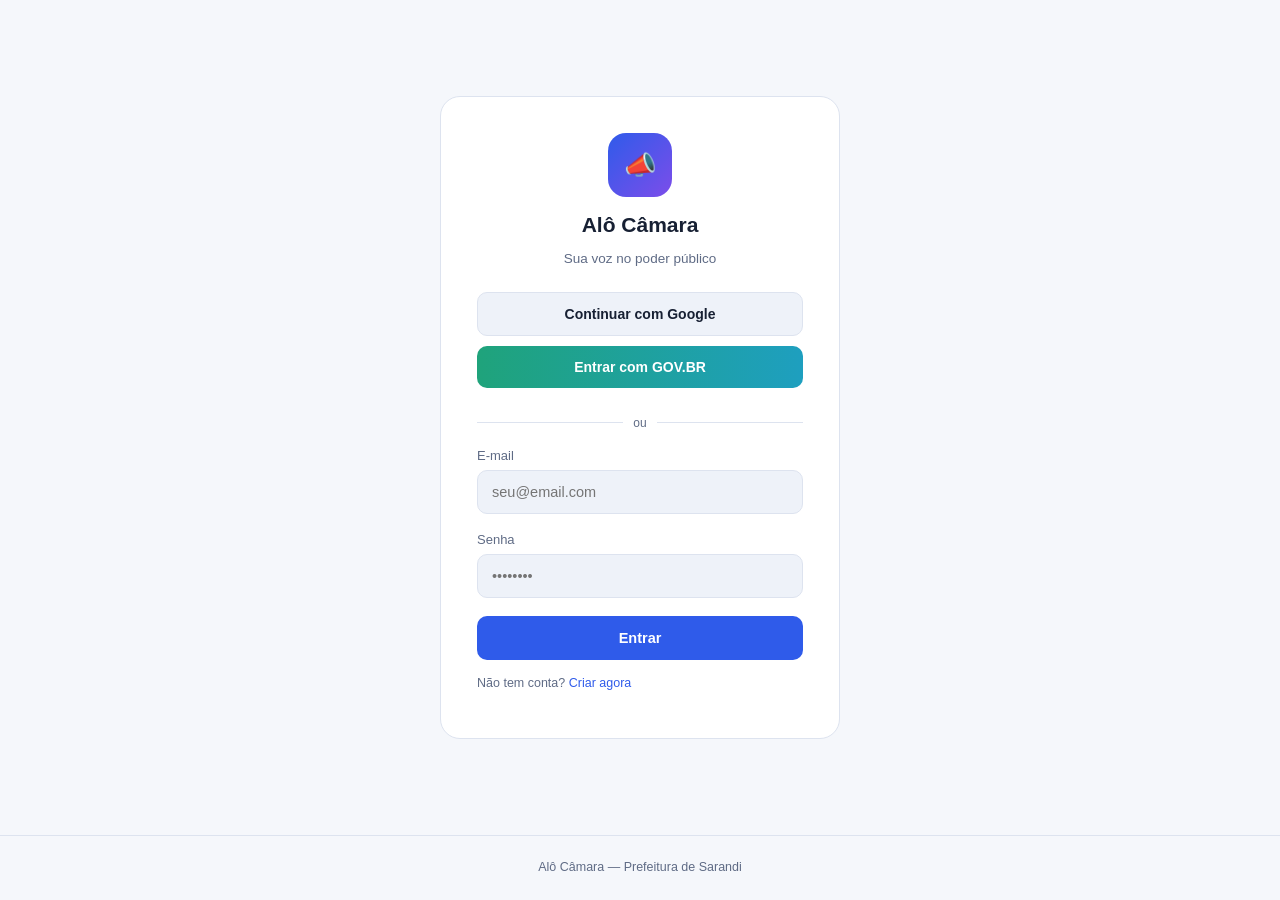
<file: Frontend/frontend/cidadao/index.html>
<!DOCTYPE html>
<html lang="pt-BR">
<head>
<meta charset="UTF-8">
<meta name="viewport" content="width=device-width, initial-scale=1.0">
<title>Alô Câmara — Site do Cidadão</title>
<link rel="stylesheet" href="style.css">
</head>
<body>

<header id="topo">
  <div class="header-inner">
    <div class="brand" onclick="go('home')"><div class="mark">📣</div>Alô Câmara</div>
    <nav>
      <div class="navlink" data-nav="home" onclick="go('home')">Início</div>
      <div class="navlink" data-nav="vereadores" onclick="go('vereadores')">Vereadores</div>
      <div class="navlink" data-nav="protocolos" onclick="go('protocolos')">Protocolos</div>
      <div class="navlink" data-nav="agenda" onclick="go('agenda')">Agenda</div>
      <div class="navlink" data-nav="notif" onclick="go('notif')">Notificações</div>
    </nav>
    <div class="header-right">
      <div class="icon-btn" onclick="go('notif')">🔔<span class="badge-count" id="notif-count" style="display:none"></span></div>
      <div class="avatar-mini" id="avatar-mini" onclick="go('config')">?</div>
    </div>
  </div>
</header>

<!-- LOGIN / CADASTRO -->
<div class="page narrow" id="login" style="display:none;padding:0;">
  <div class="login-outer">
    <div class="login-card">
      <div class="logo">📣</div>
      <h2>Alô Câmara</h2>
      <p>Sua voz no poder público</p>
      <button class="oauth" onclick="loginSocial('google')">Continuar com Google</button>
      <button class="oauth gov" onclick="loginSocial('govbr')">Entrar com GOV.BR</button>
      <div class="divider">ou</div>

      <form id="form-login" onsubmit="entrar(event)">
        <div class="field"><label>E-mail</label><input id="login-email" type="email" placeholder="seu@email.com" required></div>
        <div class="field"><label>Senha</label><input id="login-senha" type="password" placeholder="••••••••" required></div>
        <button class="btn blue full" type="submit">Entrar</button>
        <p style="font-size:12.5px;color:var(--muted);margin-top:16px;">Não tem conta? <span class="link" onclick="alternarCadastro(true)">Criar agora</span></p>
      </form>

      <form id="form-cadastro" style="display:none" onsubmit="cadastrar(event)">
        <div class="field"><label>Nome completo</label><input id="cad-nome" placeholder="Seu nome" required minlength="3"></div>
        <div class="field"><label>E-mail</label><input id="cad-email" type="email" placeholder="seu@email.com" required></div>
        <div class="field"><label>Bairro</label>
          <select id="cad-bairro"><option>Centro</option><option>Norte</option><option>Sul</option><option>Leste</option><option>Oeste</option></select></div>
        <div class="field"><label>Senha (mínimo 6 caracteres)</label><input id="cad-senha" type="password" placeholder="••••••••" required minlength="6"></div>
        <button class="btn blue full" type="submit">Criar conta</button>
        <p style="font-size:12.5px;color:var(--muted);margin-top:16px;">Já tem conta? <span class="link" onclick="alternarCadastro(false)">Entrar</span></p>
      </form>
      <p class="msg-erro" id="login-erro" style="display:none"></p>
    </div>
  </div>
</div>

<!-- HOME -->
<div class="page" id="home">
  <div class="hero-banner">
    <div>
      <h2>Olá, <span id="home-nome">Cidadão</span></h2>
      <p>Acompanhe demandas, fale com seu vereador e participe das decisões da sua cidade — tudo em um só lugar.</p>
    </div>
    <button class="btn blue" onclick="go('vereadores')">Escolher Vereador</button>
  </div>

  <p class="section-label">Ações rápidas</p>
  <div class="actions-grid">
    <div class="action-card" onclick="novoProtocolo('solicitacao')"><span class="em" style="color:var(--blue);">＋</span><span>Solicitação</span></div>
    <div class="action-card" onclick="novoProtocolo('reclamacao')"><span class="em" style="color:var(--orange);">⚠️</span><span>Reclamação</span></div>
    <div class="action-card" onclick="novoProtocolo('sugestao')"><span class="em" style="color:var(--green);">💡</span><span>Sugestão</span></div>
    <div class="action-card" onclick="novoProtocolo('denuncia')"><span class="em" style="color:var(--red);">⛔</span><span>Denúncia</span></div>
    <div class="action-card" onclick="novoProtocolo('elogio')"><span class="em" style="color:var(--pink);">👍</span><span>Elogio</span></div>
    <div class="action-card" onclick="go('protocolos')"><span class="em" style="color:var(--purple);">📋</span><span>Protocolos</span></div>
  </div>

  <div class="info-grid">
    <div class="info-card" onclick="go('minhas')">
      <div class="ic">📋</div><div><strong>Minhas Solicitações</strong><small>Acompanhe suas demandas</small></div>
    </div>
    <div class="info-card" onclick="go('historia')">
      <div class="ic">🏛️</div><div><strong>História da Câmara</strong><small>Linha do tempo</small></div>
    </div>
  </div>
</div>

<!-- FORMULÁRIOS DE PROTOCOLO -->
<!-- SOLICITAÇÃO -->
<div class="page narrow" id="solicitacao">
  <h1 class="page-title">Solicitação de Serviço</h1>
  <p class="page-sub">Solicite serviços públicos como reparo de vias, limpeza, etc.</p>
  <form class="form-card" data-tipo="solicitacao" onsubmit="enviarProtocolo(event)">
    <p class="vereador-alvo" style="display:none"></p>
    <div class="field"><label>Assunto</label><input name="assunto" placeholder="Ex: Reparo de calçada" required></div>
    <div class="two-col">
      <div class="field"><label>Bairro</label><select name="bairro"><option>Centro</option><option>Norte</option><option>Sul</option><option>Leste</option><option>Oeste</option></select></div>
      <div class="field"><label>Rua, número, referência</label><input name="endereco" placeholder="Rua, número, referência"></div>
    </div>
    <div class="field"><label>Descrição</label><textarea name="descricao" placeholder="Descreva detalhadamente sua solicitação..." required></textarea></div>
    <p class="hint">Após o envio, você receberá um número de protocolo para acompanhamento.</p>
    <p class="msg-erro" style="display:none"></p>
    <button class="btn blue full" type="submit">Enviar Solicitação</button>
  </form>
</div>

<!-- RECLAMAÇÃO -->
<div class="page narrow" id="reclamacao">
  <h1 class="page-title">Reclamação</h1>
  <p class="page-sub">Relate um problema para que a Câmara possa acompanhar.</p>
  <form class="form-card" data-tipo="reclamacao" onsubmit="enviarProtocolo(event)">
    <p class="vereador-alvo" style="display:none"></p>
    <div class="two-col">
      <div class="field"><label>Bairro</label><select name="bairro"><option>Centro</option><option>Norte</option><option>Sul</option><option>Leste</option><option>Oeste</option></select></div>
      <div class="field"><label>Rua, número e referência</label><input name="endereco" placeholder="Rua, número e referência"></div>
    </div>
    <div class="field"><label>Descrição</label><textarea name="descricao" placeholder="Descreva sua reclamação..." required></textarea></div>
    <p class="msg-erro" style="display:none"></p>
    <button class="btn orange full" type="submit">Enviar Reclamação</button>
  </form>
</div>

<!-- SUGESTÃO -->
<div class="page narrow" id="sugestao">
  <h1 class="page-title">Sugestão</h1>
  <p class="page-sub">Contribua com ideias para melhorar nossa cidade.</p>
  <form class="form-card" data-tipo="sugestao" onsubmit="enviarProtocolo(event)">
    <p class="vereador-alvo" style="display:none"></p>
    <div class="field"><label>Título</label><input name="assunto" placeholder="Ex: Área de lazer" required></div>
    <div class="two-col">
      <div class="field"><label>Bairro</label><select name="bairro"><option>Centro</option><option>Norte</option><option>Sul</option><option>Leste</option><option>Oeste</option></select></div>
      <div class="field"><label>Rua, número, referência</label><input name="endereco" placeholder="Rua, número, referência"></div>
    </div>
    <div class="field"><label>Descrição</label><textarea name="descricao" placeholder="Descreva detalhadamente sua sugestão..." required></textarea></div>
    <p class="hint">Após o envio, você receberá um número de protocolo.</p>
    <p class="msg-erro" style="display:none"></p>
    <button class="btn blue full" type="submit">Enviar Sugestão</button>
  </form>
</div>

<!-- DENÚNCIA -->
<div class="page narrow" id="denuncia">
  <h1 class="page-title">Denúncia</h1>
  <p class="page-sub">Sua identidade é mantida em sigilo.</p>
  <form class="form-card" data-tipo="denuncia" onsubmit="enviarProtocolo(event)">
    <div class="two-col">
      <div class="field"><label>Bairro</label><select name="bairro"><option>Centro</option><option>Norte</option><option>Sul</option><option>Leste</option><option>Oeste</option></select></div>
      <div class="field"><label>Local da denúncia</label><input name="endereco" placeholder="Local da denúncia"></div>
    </div>
    <div class="field"><label>Descrição</label><textarea name="descricao" placeholder="Descreva a denúncia..." required></textarea></div>
    <p class="msg-erro" style="display:none"></p>
    <button class="btn red full" type="submit">Enviar Denúncia</button>
  </form>
</div>

<!-- ELOGIO -->
<div class="page narrow" id="elogio">
  <h1 class="page-title">Elogio</h1>
  <p class="page-sub">Preencha os campos abaixo</p>
  <form class="form-card" data-tipo="elogio" onsubmit="enviarProtocolo(event)">
    <div class="two-col">
      <div class="field"><label>Vereador (opcional)</label><select name="vereador_id" id="elogio-vereador"><option value="">Selecione</option></select></div>
      <div class="field"><label>Categoria</label>
        <select name="categoria"><option value="">Selecione</option><option>Atendimento</option><option>Serviço público</option><option>Projeto/Ação</option><option>Outro</option></select></div>
    </div>
    <div class="field"><label>Descrição</label><textarea name="descricao" placeholder="Descrição" required></textarea></div>
    <div class="field">
      <div class="upload-box" onclick="document.getElementById('elogio-arquivo').click()" style="border:1px dashed var(--border);border-radius:12px;padding:20px;text-align:center;cursor:pointer;">
        <strong style="font-size:14px;" id="upload-titulo">Anexar Imagem (opcional)</strong>
        <p style="font-size:12.5px;color:var(--muted);margin:4px 0 0;" id="upload-sub">Clique para enviar uma foto — PNG, JPG até 10MB</p>
      </div>
      <input type="file" id="elogio-arquivo" accept="image/png,image/jpeg" style="display:none" onchange="escolherImagem(this)">
    </div>
    <div class="toggle"><div><strong style="font-size:14px;">Localização</strong><br><small style="color:var(--muted);" id="gps-sub">Automático via GPS</small></div>
      <div class="switch" id="gps-switch" onclick="alternarGps(this)"><div class="dot"></div></div>
    </div>
    <p class="msg-erro" style="display:none"></p>
    <button class="btn pink full" type="submit">Enviar Elogio</button>
  </form>
</div>

<!-- PROTOCOLOS -->
<div class="page" id="protocolos">
  <h1 class="page-title">Meus Protocolos</h1>
  <p class="page-sub">Busque e acompanhe todos os seus protocolos.</p>
  <input class="search-bar search-input" id="busca-protocolos" placeholder="🔍  Buscar por protocolo ou assunto..." oninput="renderProtocolos()">
  <div class="stats-row" id="stats-protocolos"></div>
  <div class="cards-list" id="lista-protocolos"></div>
</div>

<!-- MINHAS SOLICITAÇÕES -->
<div class="page" id="minhas">
  <h1 class="page-title">Minhas Solicitações</h1>
  <p class="page-sub">Acompanhe o andamento das suas demandas</p>
  <div class="stats-row" id="stats-minhas"></div>
  <div class="cards-list" id="lista-minhas"></div>
</div>

<!-- VEREADORES -->
<div class="page" id="vereadores">
  <h1 class="page-title">Vereadores</h1>
  <p class="page-sub">Conheça e entre em contato com seus representantes.</p>
  <input class="search-bar search-input" id="busca-vereadores" placeholder="🔍  Buscar por nome..." oninput="renderVereadores()">
  <div class="filter-row" id="filtro-regiao">
    <div class="chip active" data-regiao="">Todas</div><div class="chip" data-regiao="Centro">Centro</div><div class="chip" data-regiao="Norte">Norte</div>
    <div class="chip" data-regiao="Sul">Sul</div><div class="chip" data-regiao="Leste">Leste</div><div class="chip" data-regiao="Oeste">Oeste</div>
  </div>
  <div class="vereador-grid" id="grid-vereadores"></div>
</div>

<!-- PERFIL VEREADOR -->
<div class="page" id="vereador">
  <h1 class="page-title" id="ver-nome"></h1>
  <p class="page-sub" id="ver-sub"></p>
  <div class="profile-layout">
    <div class="profile-side">
      <div class="av-big" id="ver-inicial"></div>
      <h2 id="ver-nome2"></h2>
      <p id="ver-sub2"></p>
      <div class="mini-stats">
        <div class="s"><b id="ver-nota"></b><span>Nota</span></div>
        <div class="s"><b id="ver-aval"></b><span>Avaliações</span></div>
        <div class="s"><b id="ver-dem"></b><span>Demandas</span></div>
      </div>
      <div class="actions-row" style="justify-content:center;">
        <div class="pill blue" onclick="novoProtocolo('solicitacao', true)">Solicitação</div>
        <div class="pill orange" onclick="novoProtocolo('reclamacao', true)">Reclamação</div>
        <div class="pill pink" onclick="novoProtocolo('elogio', true)">Elogio</div>
        <div class="pill green" onclick="go('agenda')">Agendar</div>
      </div>
      <div style="margin-top:16px;text-align:center;">
        <small style="color:var(--muted)">Avalie este vereador</small>
        <div class="estrelas" id="ver-estrelas"></div>
      </div>
    </div>
    <div>
      <div class="info-box"><h4>Taxa de Resposta</h4><p id="ver-taxa"></p></div>
      <div class="info-box"><h4>Sobre</h4><p id="ver-bio"></p></div>
      <div class="info-box"><h4>Contato</h4><p id="ver-contato"></p></div>
    </div>
  </div>
</div>

<!-- HISTÓRIA -->
<div class="page narrow" id="historia">
  <h1 class="page-title">História da Câmara</h1>
  <p class="page-sub">Linha do tempo dos representantes.</p>
  <div class="timeline" id="linha-historia"></div>
</div>

<!-- NOTIFICAÇÕES -->
<div class="page" id="notif">
  <h1 class="page-title">Notificações</h1>
  <p class="page-sub" style="display:flex;justify-content:space-between;">
    <span>Fique por dentro das atualizações</span><span class="link" style="color:var(--blue);cursor:pointer;" onclick="marcarTodasLidas()">Marcar todas como lidas</span>
  </p>
  <div class="filter-row" id="filtro-notif"><div class="chip active" data-tipo="">Todas</div><div class="chip" data-tipo="Protocolos">Protocolos</div><div class="chip" data-tipo="Avisos">Avisos</div></div>
  <div class="notif-list" id="lista-notif"></div>
</div>

<!-- AGENDA -->
<div class="page" id="agenda">
  <h1 class="page-title">Agenda</h1>
  <p class="page-sub">Sessões e eventos da Câmara</p>
  <div class="filter-row" id="filtro-agenda"><div class="chip active" data-tipo="">Todos</div><div class="chip" data-tipo="sessao">Sessão</div><div class="chip" data-tipo="comissao">Comissão</div><div class="chip" data-tipo="audiencia">Audiência</div></div>
  <div class="agenda-list" id="lista-agenda"></div>
</div>

<!-- CONFIG -->
<div class="page narrow" id="config">
  <h1 class="page-title">Configurações</h1>
  <div class="config-wrap">
    <div class="profile-banner">
      <div class="av" id="cfg-inicial">?</div>
      <div><strong style="display:block;font-size:16px;" id="cfg-nome"></strong><span style="font-size:13px;opacity:.9;" id="cfg-email"></span></div>
    </div>

    <p class="section-label">Conta</p>
    <div class="row-card" onclick="alternarPainel('painel-perfil')"><div class="ic">👤</div><div><strong>Editar Perfil</strong><br><small>Alterar informações pessoais</small></div></div>
    <form class="form-card" id="painel-perfil" style="display:none" onsubmit="salvarPerfil(event)">
      <div class="field"><label>Nome</label><input name="nome" required minlength="3"></div>
      <div class="field"><label>Telefone</label><input name="telefone"></div>
      <div class="field"><label>Bairro</label><select name="bairro"><option value="">—</option><option>Centro</option><option>Norte</option><option>Sul</option><option>Leste</option><option>Oeste</option></select></div>
      <p class="msg-erro" style="display:none"></p>
      <button class="btn blue full" type="submit">Salvar</button>
    </form>

    <div class="row-card" onclick="alternarPainel('painel-senha')"><div class="ic">🔒</div><div><strong>Alterar Senha</strong><br><small>Atualizar senha de acesso</small></div></div>
    <form class="form-card" id="painel-senha" style="display:none" onsubmit="salvarSenha(event)">
      <div class="field"><label>Senha atual</label><input name="senha_atual" type="password" required></div>
      <div class="field"><label>Nova senha (mínimo 6 caracteres)</label><input name="nova_senha" type="password" required minlength="6"></div>
      <p class="msg-erro" style="display:none"></p>
      <button class="btn blue full" type="submit">Alterar senha</button>
    </form>

    <p class="section-label" style="margin-top:28px;">Notificações</p>
    <div class="toggle"><div><strong style="font-size:14px;">Notificações Push</strong><br><small style="color:var(--muted);">Receber alertas no celular</small></div>
      <div class="switch" id="pref-push" onclick="alternarPreferencia(this,'notificar_push')"><div class="dot"></div></div></div>
    <div class="toggle"><div><strong style="font-size:14px;">Notificações por E-mail</strong><br><small style="color:var(--muted);">Receber atualizações no e-mail</small></div>
      <div class="switch" id="pref-email" onclick="alternarPreferencia(this,'notificar_email')"><div class="dot"></div></div></div>
    <div class="toggle"><div><strong style="font-size:14px;">Mudanças nos meus protocolos</strong><br><small style="color:var(--muted);">Avisar quando o status mudar</small></div>
      <div class="switch" id="pref-status" onclick="alternarPreferencia(this,'notificar_mudanca_status')"><div class="dot"></div></div></div>
    <div class="toggle"><div><strong style="font-size:14px;">Avisos gerais</strong><br><small style="color:var(--muted);">Comunicados e agenda da Câmara</small></div>
      <div class="switch" id="pref-avisos" onclick="alternarPreferencia(this,'notificar_avisos_gerais')"><div class="dot"></div></div></div>

    <button class="btn full" style="background:rgba(239,68,68,.15);color:var(--red);border:1px solid rgba(239,68,68,.3);" onclick="sair()">↪ Sair da conta</button>
    <p style="text-align:center;color:var(--muted);font-size:12px;margin-top:18px;">Prefeitura de Sarandi - Câmara de Vereadores · Versão 1.0.0</p>
  </div>
</div>

<footer>Alô Câmara — Prefeitura de Sarandi</footer>

<script src="../api.js"></script>
<script src="script.js"></script>
</body>
</html>
</file>
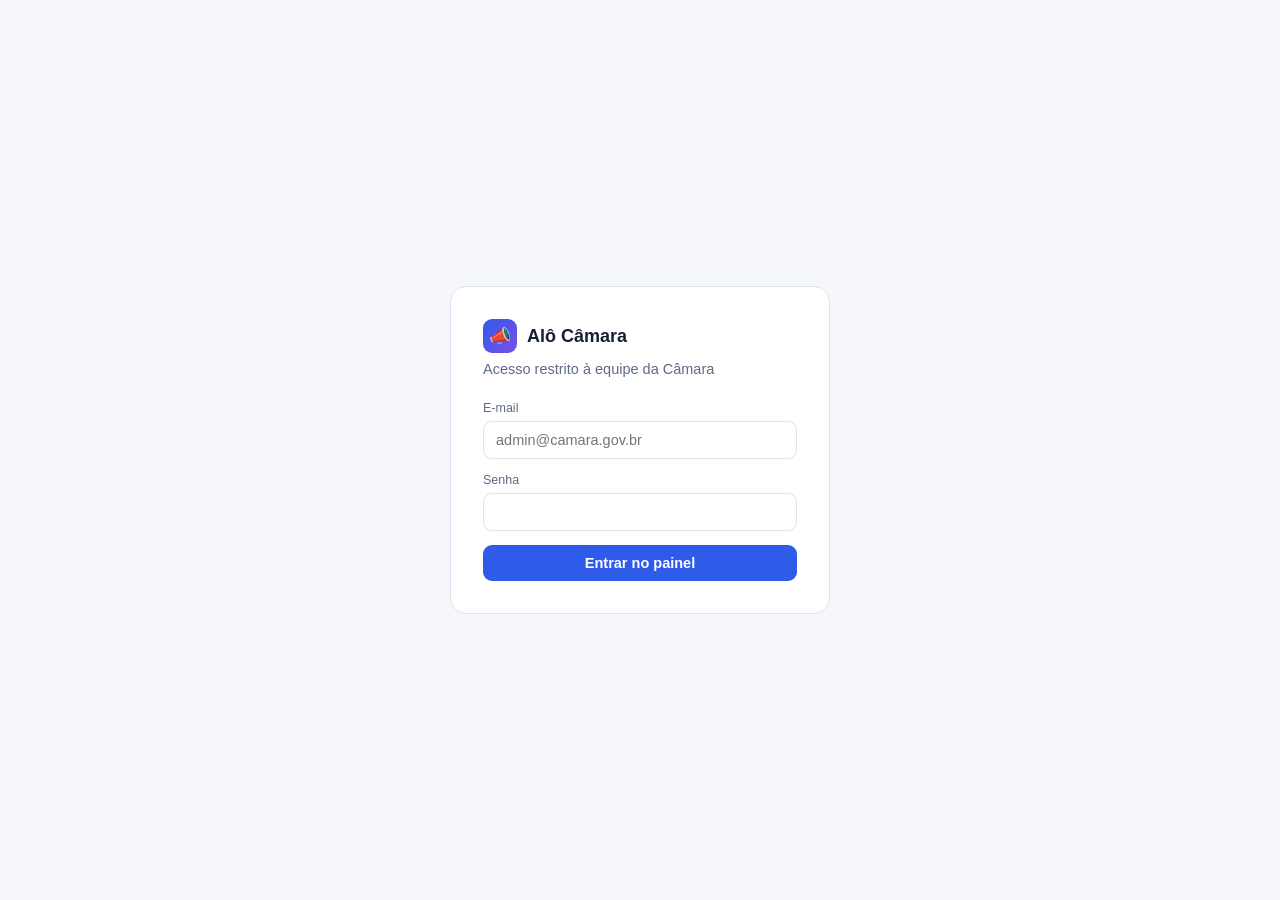
<file: Frontend/frontend/admin/admin.html>
<!DOCTYPE html>
<html lang="pt-BR">
<head>
<meta charset="UTF-8">
<meta name="viewport" content="width=device-width, initial-scale=1.0">
<title>Alô Câmara — Painel do Administrador</title>
<link rel="stylesheet" href="admin.css">
</head>
<body>

<div class="login" id="login">
  <form class="box" onsubmit="entrar(event)">
    <div class="brand"><div class="mark">📣</div>Alô Câmara</div>
    <p class="sub" style="margin-top:8px">Acesso restrito à equipe da Câmara</p>
    <div class="f"><label>E-mail</label><input id="em" type="email" placeholder="admin@camara.gov.br" required></div>
    <div class="f"><label>Senha</label><input id="pw" type="password" required></div>
    <p class="erro" id="login-erro" style="display:none"></p>
    <button class="btn" style="width:100%" type="submit">Entrar no painel</button>
  </form>
</div>

<div class="app" id="app">
  <aside class="side">
    <div class="brand"><div class="mark">📣</div><div>Alô Câmara<br><small>Painel administrativo</small></div></div>
    <button class="nav on" data-v="dash">Dashboard</button>
    <button class="nav" data-v="prot">Protocolos</button>
    <button class="nav" data-v="ver">Vereadores</button>
    <button class="nav" data-v="ag">Agenda</button>
    <button class="nav" data-v="com">Comunicados</button>
    <button class="nav" data-v="usr">Usuários</button>
    <button class="nav" style="margin-top:auto" onclick="sair()">Sair</button>
  </aside>

  <main class="main">
    <section class="view on" id="dash">
      <h1>Dashboard</h1><p class="sub">Resumo das demandas dos cidadãos</p>
      <div class="stats" id="stats"></div>
      <div class="grid2">
        <div class="card"><h3>Protocolos por tipo</h3><div id="byType"></div></div>
        <div class="card"><h3>Protocolos por bairro</h3><div id="byBairro"></div></div>
      </div>
    </section>

    <section class="view" id="prot">
      <h1>Protocolos</h1><p class="sub">Clique em um protocolo para responder ou mudar o status</p>
      <div class="tools">
        <input id="q" placeholder="Buscar por número ou assunto" oninput="buscarProtocolos()">
        <select id="fs" onchange="carregarProtocolos()"><option value="">Todos os status</option><option value="recebido">Recebido</option><option value="em_analise">Em Análise</option><option value="respondido">Respondido</option><option value="finalizado">Finalizado</option></select>
        <select id="ft" onchange="carregarProtocolos()"><option value="">Todos os tipos</option><option value="solicitacao">Solicitação</option><option value="reclamacao">Reclamação</option><option value="sugestao">Sugestão</option><option value="denuncia">Denúncia</option><option value="elogio">Elogio</option></select>
      </div>
      <table><thead><tr><th>Protocolo</th><th>Tipo</th><th>Assunto</th><th>Bairro</th><th>Data</th><th>Status</th></tr></thead><tbody id="tb"></tbody></table>
    </section>

    <section class="view" id="ver">
      <h1>Vereadores</h1><p class="sub">Cadastre e edite os representantes</p>
      <div class="tools"><button class="btn" onclick="formVereador()">+ Novo vereador</button></div>
      <table><thead><tr><th>Nome</th><th>Partido</th><th>Região</th><th>Nota</th><th></th></tr></thead><tbody id="tv"></tbody></table>
    </section>

    <section class="view" id="ag">
      <h1>Agenda</h1><p class="sub">Sessões, comissões e audiências</p>
      <div class="tools"><button class="btn" onclick="formEvento()">+ Novo evento</button></div>
      <table><thead><tr><th>Data</th><th>Tipo</th><th>Título</th><th>Local</th><th></th></tr></thead><tbody id="ta"></tbody></table>
    </section>

    <section class="view" id="com">
      <h1>Comunicados</h1><p class="sub">Envie uma notificação para os cidadãos</p>
      <form class="card" style="max-width:560px" onsubmit="enviarComunicado(event)">
        <div class="f"><label>Título</label><input id="ct" required></div>
        <div class="f"><label>Público</label>
          <select id="cp" onchange="document.getElementById('cb-wrap').style.display = this.value ? '' : 'none'">
            <option value="">Todos os cidadãos</option><option value="bairro">Por bairro</option></select></div>
        <div class="f" id="cb-wrap" style="display:none"><label>Bairro</label>
          <select id="cb"><option>Centro</option><option>Norte</option><option>Sul</option><option>Leste</option><option>Oeste</option></select></div>
        <div class="f"><label>Mensagem</label><textarea id="cm" required></textarea></div>
        <button class="btn" type="submit">Enviar comunicado</button>
      </form>
    </section>

    <section class="view" id="usr">
      <h1>Usuários</h1><p class="sub">Cidadãos cadastrados</p>
      <table><thead><tr><th>Nome</th><th>E-mail</th><th>Protocolos</th><th>Situação</th><th></th></tr></thead><tbody id="tu"></tbody></table>
    </section>
  </main>
</div>

<div class="modal" id="md"><div class="card" id="mc"></div></div>
<div class="toast" id="ts"></div>

<script src="../api.js"></script>
<script src="admin.js"></script>
</body>
</html>
</file>
<file: Frontend/frontend/cidadao/style.css>
:root{
    --bg:#f5f7fb;
    --panel:#ffffff;
    --panel-2:#eef2f9;
    --border:#dde3ef;
    --text:#172033;
    --muted:#5f6b85;
    --blue:#2f5bea;
    --purple:#7c4dea;
    --orange:#d98a0b;
    --red:#dc2626;
    --green:#16a34a;
    --pink:#db2777;
  }
  *{box-sizing:border-box;}
  body{
    margin:0;
    font-family:'Segoe UI', Roboto, Helvetica, Arial, sans-serif;
    background:var(--bg);
    color:var(--text);
  }
  a{color:inherit;text-decoration:none;}

  /* ===== HEADER ===== */
  header{
    position:sticky;top:0;z-index:50;
    background:rgba(255,255,255,.92);backdrop-filter:blur(8px);
    border-bottom:1px solid var(--border);
  }
  .header-inner{
    max-width:1180px;margin:0 auto;padding:14px 28px;
    display:flex;align-items:center;justify-content:space-between;
  }
  .brand{display:flex;align-items:center;gap:10px;font-weight:700;font-size:18px;cursor:pointer;}
  .brand .mark{width:34px;height:34px;border-radius:9px;background:linear-gradient(135deg,var(--blue),var(--purple));display:flex;align-items:center;justify-content:center;font-size:16px;}
  nav{display:flex;gap:6px;}
  nav .navlink{padding:9px 14px;border-radius:9px;font-size:14px;color:var(--muted);cursor:pointer;}
  nav .navlink:hover{color:var(--text);background:var(--panel);}
  nav .navlink.active{color:var(--text);background:var(--panel);}
  .header-right{display:flex;align-items:center;gap:14px;}
  .icon-btn{width:36px;height:36px;border-radius:9px;background:var(--panel);border:1px solid var(--border);display:flex;align-items:center;justify-content:center;cursor:pointer;font-size:15px;}
  .avatar-mini{width:34px;height:34px;border-radius:50%;background:var(--purple);display:flex;align-items:center;justify-content:center;font-size:14px;font-weight:700;cursor:pointer;}

  /* ===== PAGE WRAP ===== */
  .page{display:none;max-width:1180px;margin:0 auto;padding:40px 28px 80px;}
  .page.active{display:block;animation:fade .2s ease;}
  @keyframes fade{from{opacity:0;transform:translateY(8px);}to{opacity:1;transform:translateY(0);}}
  .page.narrow{max-width:640px;}

  h1.page-title{font-size:30px;margin:0 0 6px;}
  .page-sub{color:var(--muted);font-size:15px;margin:0 0 32px;}

  /* ===== HOME HERO ===== */
  .hero-banner{
    background:linear-gradient(110deg,#e4ebff,#efe6ff);
    border:1px solid var(--border);
    border-radius:20px;padding:40px;margin-bottom:40px;
    display:flex;align-items:center;justify-content:space-between;gap:24px;flex-wrap:wrap;
  }
  .hero-banner h2{font-size:26px;margin:0 0 8px;}
  .hero-banner p{color:var(--muted);font-size:14.5px;margin:0;max-width:440px;}
  .hero-banner button{white-space:nowrap;}

  .search-bar{
    background:var(--panel);border:1px solid var(--border);border-radius:12px;
    padding:14px 18px;color:var(--muted);margin-bottom:36px;font-size:14.5px;max-width:520px;
  }

  .section-label{font-size:13px;text-transform:none;color:var(--muted);font-weight:600;margin:0 0 16px;}

  .actions-grid{display:grid;grid-template-columns:repeat(3,1fr);gap:16px;margin-bottom:40px;}
  .action-card{
    background:var(--panel);border:1px solid var(--border);border-radius:14px;
    padding:26px 18px;text-align:center;cursor:pointer;transition:.15s;
  }
  .action-card:hover{border-color:var(--blue);transform:translateY(-2px);}
  .action-card .em{font-size:26px;display:block;margin-bottom:10px;}
  .action-card span{font-size:14px;}

  .info-grid{display:grid;grid-template-columns:1fr 1fr;gap:16px;}
  .info-card{
    background:var(--panel);border:1px solid var(--border);border-radius:14px;
    padding:20px;display:flex;align-items:center;gap:14px;cursor:pointer;
  }
  .info-card .ic{width:40px;height:40px;border-radius:10px;background:var(--panel-2);display:flex;align-items:center;justify-content:center;font-size:18px;}
  .info-card strong{display:block;font-size:15px;}
  .info-card small{color:var(--muted);font-size:13px;}

  /* ===== FORMS ===== */
  .form-card{background:var(--panel);border:1px solid var(--border);border-radius:16px;padding:32px;}
  .field{margin-bottom:18px;}
  .field label{display:block;font-size:13px;color:var(--muted);margin-bottom:7px;}
  .field input, .field select, .field textarea{
    width:100%;background:var(--panel-2);border:1px solid var(--border);border-radius:10px;
    padding:13px 14px;color:var(--text);font-size:14.5px;font-family:inherit;
  }
  .field textarea{min-height:130px;resize:vertical;}
  .two-col{display:grid;grid-template-columns:1fr 1fr;gap:16px;}
  .hint{font-size:12.5px;color:var(--muted);margin:-8px 0 20px;}
  .btn{border:none;border-radius:10px;padding:14px 26px;font-size:14.5px;font-weight:600;color:#fff;cursor:pointer;}
  .btn.full{width:100%;}
  .btn.blue{background:var(--blue);}
  .btn.orange{background:var(--orange);color:#1a1200;}
  .btn.red{background:var(--red);}
  .btn.pink{background:var(--pink);}
  .btn.purple{background:var(--purple);}
  .btn.ghost{background:transparent;border:1px solid var(--border);color:var(--text);}

  .toggle{display:flex;align-items:center;justify-content:space-between;background:var(--panel-2);border:1px solid var(--border);border-radius:10px;padding:14px 16px;margin-bottom:20px;}
  .switch{width:44px;height:24px;border-radius:20px;background:#c5cde0;position:relative;cursor:pointer;flex-shrink:0;}
  .switch.on{background:var(--blue);}
  .switch .dot{width:18px;height:18px;border-radius:50%;background:#fff;position:absolute;top:3px;left:3px;transition:.15s;}
  .switch.on .dot{left:23px;}

  /* ===== STATS / CARDS LIST ===== */
  .stats-row{display:flex;gap:14px;margin-bottom:28px;}
  .stat{flex:1;background:var(--panel);border:1px solid var(--border);border-radius:12px;text-align:center;padding:18px;}
  .stat b{display:block;font-size:24px;}
  .stat span{font-size:12.5px;color:var(--muted);}

  .cards-list{display:grid;grid-template-columns:1fr 1fr;gap:16px;}
  .item-card{background:var(--panel);border:1px solid var(--border);border-radius:14px;padding:20px;}
  .item-card .id{color:var(--blue);font-size:13px;font-weight:600;}
  .item-card .cat{color:var(--muted);font-size:12.5px;margin:2px 0 8px;}
  .item-card .title{font-size:15px;font-weight:600;margin-bottom:10px;}
  .item-card .meta{display:flex;justify-content:space-between;font-size:12.5px;color:var(--muted);margin-bottom:8px;}
  .item-card .desc{font-size:12.5px;color:var(--muted);}
  .badge{display:inline-block;font-size:11.5px;padding:4px 11px;border-radius:8px;font-weight:600;margin-bottom:8px;}
  .badge.andamento{background:rgba(245,166,35,.15);color:var(--orange);}
  .badge.analise{background:rgba(61,107,240,.15);color:var(--blue);}
  .badge.resolvido{background:rgba(34,197,94,.15);color:var(--green);}

  .steps{margin:10px 0 12px;}
  .step-row{display:flex;align-items:center;gap:8px;font-size:12.5px;margin-bottom:5px;color:var(--muted);}
  .step-row.done{color:var(--green);}
  .step-dot{width:8px;height:8px;border-radius:50%;background:var(--border);}
  .step-row.done .step-dot{background:var(--green);}

  /* ===== VEREADORES ===== */
  .filter-row{display:flex;gap:8px;margin-bottom:28px;flex-wrap:wrap;}
  .chip{background:var(--panel);border:1px solid var(--border);padding:9px 18px;border-radius:20px;font-size:13.5px;cursor:pointer;}
  .chip.active{background:var(--blue);border-color:var(--blue);}
  .vereador-grid{display:grid;grid-template-columns:repeat(3,1fr);gap:16px;}
  .vereador-card{background:var(--panel);border:1px solid var(--border);border-radius:14px;padding:22px;text-align:center;cursor:pointer;transition:.15s;}
  .vereador-card:hover{border-color:var(--purple);}
  .vereador-card .av{width:56px;height:56px;border-radius:50%;background:var(--purple);display:flex;align-items:center;justify-content:center;font-size:22px;font-weight:700;margin:0 auto 12px;}
  .vereador-card strong{display:block;font-size:15px;margin-bottom:2px;}
  .vereador-card small{color:var(--muted);font-size:12.5px;display:block;margin-bottom:6px;}

  /* ===== PERFIL ===== */
  .profile-layout{display:grid;grid-template-columns:280px 1fr;gap:32px;}
  .profile-side{text-align:center;background:var(--panel);border:1px solid var(--border);border-radius:16px;padding:28px 20px;height:fit-content;}
  .profile-side .av-big{width:96px;height:96px;border-radius:50%;background:var(--purple);display:flex;align-items:center;justify-content:center;font-size:36px;font-weight:700;margin:0 auto 14px;}
  .profile-side h2{margin:0;font-size:19px;}
  .profile-side p{color:var(--muted);font-size:13px;margin:2px 0 18px;}
  .mini-stats{display:flex;gap:8px;margin-bottom:18px;}
  .mini-stats .s{flex:1;background:var(--panel-2);border-radius:10px;padding:10px 4px;}
  .mini-stats .s b{display:block;font-size:16px;}
  .mini-stats .s span{font-size:10.5px;color:var(--muted);}
  .info-box{background:var(--panel);border:1px solid var(--border);border-radius:14px;padding:20px;margin-bottom:14px;}
  .info-box h4{margin:0 0 8px;font-size:14.5px;}
  .info-box p{margin:0;font-size:13.5px;color:var(--muted);line-height:1.6;}
  .actions-row{display:flex;gap:10px;flex-wrap:wrap;}
  .pill{padding:10px 16px;border-radius:10px;font-size:13px;border:1px solid var(--border);cursor:pointer;}
  .pill.blue{color:var(--blue);border-color:rgba(61,107,240,.4);}
  .pill.orange{color:var(--orange);border-color:rgba(245,166,35,.4);}
  .pill.pink{color:var(--pink);border-color:rgba(236,72,153,.4);}
  .pill.green{color:var(--green);border-color:rgba(34,197,94,.4);}
  .pill.teal{color:#2dd4bf;border-color:rgba(45,212,191,.4);}

  /* ===== TIMELINE ===== */
  .timeline{max-width:640px;}
  .timeline-item{display:flex;gap:16px;margin-bottom:22px;}
  .dot-col{display:flex;flex-direction:column;align-items:center;}
  .dt{width:11px;height:11px;border-radius:50%;background:var(--purple);}
  .ln{flex:1;width:2px;background:var(--border);margin-top:4px;}
  .yr{color:var(--purple);font-size:14px;font-weight:600;}
  .nm{font-size:16px;font-weight:600;margin:3px 0 4px;}
  .ds{font-size:13.5px;color:var(--muted);}

  /* ===== NOTIFICATIONS ===== */
  .notif-list{max-width:720px;}
  .notif-item{border-left:3px solid var(--blue);background:var(--panel);border-radius:0 12px 12px 0;padding:18px 20px;margin-bottom:14px;}
  .notif-item.warn{border-left-color:var(--orange);}
  .notif-item h4{margin:0 0 6px;font-size:14.5px;display:flex;justify-content:space-between;align-items:center;}
  .notif-item p{margin:0 0 8px;font-size:13.5px;color:var(--muted);}
  .notif-item .foot{display:flex;justify-content:space-between;font-size:12px;color:var(--muted);}
  .new-tag{background:var(--blue);color:#fff;font-size:10.5px;padding:3px 9px;border-radius:6px;}

  /* ===== AGENDA ===== */
  .agenda-list{display:flex;flex-direction:column;gap:14px;max-width:760px;}
  .event-card{background:var(--panel);border:1px solid var(--border);border-radius:14px;padding:20px;display:flex;gap:18px;align-items:flex-start;}
  .event-date{width:58px;height:58px;border-radius:12px;background:linear-gradient(135deg,var(--blue),var(--purple));display:flex;flex-direction:column;align-items:center;justify-content:center;font-size:12px;font-weight:700;flex-shrink:0;}
  .event-date .d{font-size:19px;}
  .event-body{flex:1;}
  .event-body h4{margin:0 0 6px;font-size:15.5px;}
  .event-body .row{display:inline-block;color:var(--muted);font-size:12.5px;margin-right:16px;}
  .tag{float:right;font-size:11.5px;padding:4px 10px;border-radius:7px;background:var(--panel-2);}

  /* ===== CONFIG ===== */
  .config-wrap{max-width:600px;}
  .profile-banner{background:linear-gradient(100deg,var(--blue),var(--purple));border-radius:16px;padding:22px;display:flex;align-items:center;gap:16px;margin-bottom:32px;}
  .profile-banner .av{width:56px;height:56px;border-radius:50%;background:rgba(255,255,255,.2);display:flex;align-items:center;justify-content:center;font-size:22px;font-weight:700;}
  .row-card{background:var(--panel);border:1px solid var(--border);border-radius:12px;padding:16px 18px;display:flex;align-items:center;gap:14px;margin-bottom:12px;cursor:pointer;}
  .row-card .ic{width:36px;height:36px;border-radius:9px;background:var(--panel-2);display:flex;align-items:center;justify-content:center;}
  .row-card strong{display:block;font-size:14.5px;}
  .row-card small{color:var(--muted);font-size:12.5px;}

  /* ===== LOGIN ===== */
  .login-outer{min-height:calc(100vh - 65px);display:flex;align-items:center;justify-content:center;padding:40px 20px;}
  .login-card{width:400px;background:var(--panel);border:1px solid var(--border);border-radius:20px;padding:36px;text-align:center;}
  .logo{width:64px;height:64px;border-radius:18px;background:linear-gradient(135deg,var(--blue),var(--purple));margin:0 auto 16px;display:flex;align-items:center;justify-content:center;font-size:26px;}
  .login-card h2{margin:0 0 4px;font-size:21px;}
  .login-card>p{color:var(--muted);font-size:13.5px;margin-bottom:26px;}
  .oauth{width:100%;padding:13px;border-radius:10px;border:1px solid var(--border);background:var(--panel-2);color:var(--text);font-size:14px;margin-bottom:10px;cursor:pointer;font-weight:600;}
  .oauth.gov{background:linear-gradient(90deg,#1fa37b,#1e9fbf);border:none;color:#fff;}
  .divider{display:flex;align-items:center;gap:10px;color:var(--muted);font-size:12px;margin:18px 0;}
  .divider::before,.divider::after{content:"";flex:1;height:1px;background:var(--border);}
  .login-card .field{text-align:left;}
  .link{color:var(--blue);cursor:pointer;}

  footer{border-top:1px solid var(--border);text-align:center;padding:24px;color:var(--muted);font-size:12.5px;}

  @media(max-width:860px){
    nav{display:none;}
    .actions-grid, .vereador-grid, .info-grid, .cards-list, .two-col{grid-template-columns:1fr;}
    .profile-layout{grid-template-columns:1fr;}
    .hero-banner{flex-direction:column;align-items:flex-start;}
  }

  /* ===== INTEGRAÇÃO COM A API ===== */
  .search-input{display:block;width:100%;font:inherit;color:var(--text);}
  .badge.st-recebido{background:#e8ecf5;color:var(--muted);}
  .badge.st-em_analise{background:rgba(61,107,240,.15);color:var(--blue);}
  .badge.st-respondido{background:rgba(245,166,35,.15);color:var(--orange);}
  .badge.st-finalizado{background:rgba(34,197,94,.15);color:var(--green);}
  .msg-erro{background:rgba(220,38,38,.1);color:var(--red);border-radius:8px;padding:10px 12px;font-size:13px;margin:0 0 14px;text-align:left;}
  .vazio{color:var(--muted);text-align:center;padding:28px 0;font-size:14px;grid-column:1/-1;}
  .vereador-alvo{background:var(--panel-2);border-radius:8px;padding:10px 12px;font-size:13px;color:var(--muted);margin:0 0 16px;}
  .icon-btn{position:relative;}
  .badge-count{position:absolute;top:-6px;right:-8px;background:var(--red);color:#fff;border-radius:10px;font-size:10.5px;font-weight:700;padding:2px 6px;}
  .estrelas{margin-top:6px;}
  .estrela{font-size:24px;color:#c5cde0;cursor:pointer;padding:0 2px;}
  .estrela:hover{color:var(--orange);}
  #form-login,#form-cadastro{text-align:left;}
  .link{cursor:pointer;color:var(--blue);}
</file>
<file: Frontend/frontend/admin/admin.css>
:root{--bg:#f5f7fb;--panel:#fff;--panel-2:#eef2f9;--border:#dde3ef;--text:#172033;--muted:#5f6b85;--blue:#2f5bea;--purple:#7c4dea;--orange:#d98a0b;--red:#dc2626;--green:#16a34a}
*{box-sizing:border-box}
body{margin:0;font-family:'Segoe UI',Roboto,Helvetica,Arial,sans-serif;background:var(--bg);color:var(--text);font-size:14.5px}
button,input,select,textarea{font:inherit;color:inherit}
.login{min-height:100vh;display:flex;align-items:center;justify-content:center;padding:20px}
.login .box{background:var(--panel);border:1px solid var(--border);border-radius:16px;padding:32px;width:100%;max-width:380px}
.brand{display:flex;align-items:center;gap:10px;font-weight:700;font-size:18px}
.mark{width:34px;height:34px;border-radius:9px;background:linear-gradient(135deg,var(--blue),var(--purple));display:flex;align-items:center;justify-content:center}
.app{display:none;min-height:100vh}
.side{width:230px;background:var(--panel);border-right:1px solid var(--border);padding:20px 14px;position:fixed;top:0;bottom:0;display:flex;flex-direction:column;gap:4px}
.side .brand{padding:0 8px 18px}
.side small{color:var(--muted);padding:0 8px;font-weight:400;font-size:12px}
.nav{padding:10px 12px;border-radius:9px;color:var(--muted);cursor:pointer;border:0;background:none;text-align:left}
.nav:hover,.nav.on{background:var(--panel-2);color:var(--text)}
.nav.on{font-weight:600}
.main{margin-left:230px;padding:32px 36px;width:100%;max-width:1100px}
h1{font-size:26px;margin:0 0 4px}.sub{color:var(--muted);margin:0 0 24px}
.view{display:none}.view.on{display:block}
.stats{display:grid;grid-template-columns:repeat(4,1fr);gap:14px;margin-bottom:24px}
.stat,.card{background:var(--panel);border:1px solid var(--border);border-radius:12px;padding:18px}
.stat b{display:block;font-size:26px}.stat span{color:var(--muted);font-size:12.5px}
.grid2{display:grid;grid-template-columns:1fr 1fr;gap:16px}
.card h3{margin:0 0 14px;font-size:15px}
.bar{display:flex;align-items:center;gap:10px;margin-bottom:10px;font-size:13px}
.bar i{display:block;height:10px;border-radius:5px;background:var(--blue)}
.bar span:first-child{width:80px;color:var(--muted)}
.tools{display:flex;gap:10px;margin-bottom:16px;flex-wrap:wrap}
.tools input,.tools select,.f input,.f select,.f textarea{background:var(--panel);border:1px solid var(--border);border-radius:9px;padding:10px 12px}
.tools input{flex:1;min-width:200px}
table{width:100%;border-collapse:collapse;background:var(--panel);border:1px solid var(--border);border-radius:12px;overflow:hidden}
th,td{text-align:left;padding:12px 14px;border-bottom:1px solid var(--border);font-size:13.5px}
th{background:var(--panel-2);color:var(--muted);font-weight:600;font-size:12.5px}
tr.row{cursor:pointer}tr.row:hover td{background:#f8faff}
.badge{font-size:11.5px;padding:4px 10px;border-radius:8px;font-weight:600;white-space:nowrap}
.b-recebido{background:#e8ecf5;color:var(--muted)}.b-analise{background:rgba(47,91,234,.12);color:var(--blue)}
.b-respondido{background:rgba(217,138,11,.14);color:var(--orange)}.b-finalizado{background:rgba(22,163,74,.13);color:var(--green)}
.btn{border:0;border-radius:9px;padding:10px 18px;font-weight:600;color:#fff;background:var(--blue);cursor:pointer}
.btn.ghost{background:none;border:1px solid var(--border);color:var(--text)}
.btn.red{background:var(--red)}
.f{display:flex;flex-direction:column;gap:6px;margin-bottom:14px}.f label{font-size:12.5px;color:var(--muted)}
.f textarea{min-height:100px;resize:vertical}
.modal{display:none;position:fixed;inset:0;background:rgba(23,32,51,.45);align-items:center;justify-content:center;padding:20px;z-index:9}
.modal.on{display:flex}
.modal .card{width:100%;max-width:520px;max-height:90vh;overflow:auto}
.actions{display:flex;gap:8px;justify-content:flex-end;margin-top:6px}
.meta{color:var(--muted);font-size:13px;margin:0 0 14px}
.toast{position:fixed;bottom:20px;right:20px;background:var(--text);color:#fff;padding:12px 18px;border-radius:10px;display:none}
@media(max-width:800px){.side{position:static;width:auto;flex-direction:row;flex-wrap:wrap}.app{flex-direction:column}.main{margin:0;padding:20px}.stats,.grid2{grid-template-columns:1fr 1fr}}
.erro{background:rgba(220,38,38,.1);color:var(--red);border-radius:8px;padding:10px 12px;font-size:13px;margin:0 0 14px}
.hist{margin:0 0 14px;padding-left:18px;color:var(--muted);font-size:12.5px}
td .btn.ghost{padding:6px 12px;margin-right:4px}
</file>
